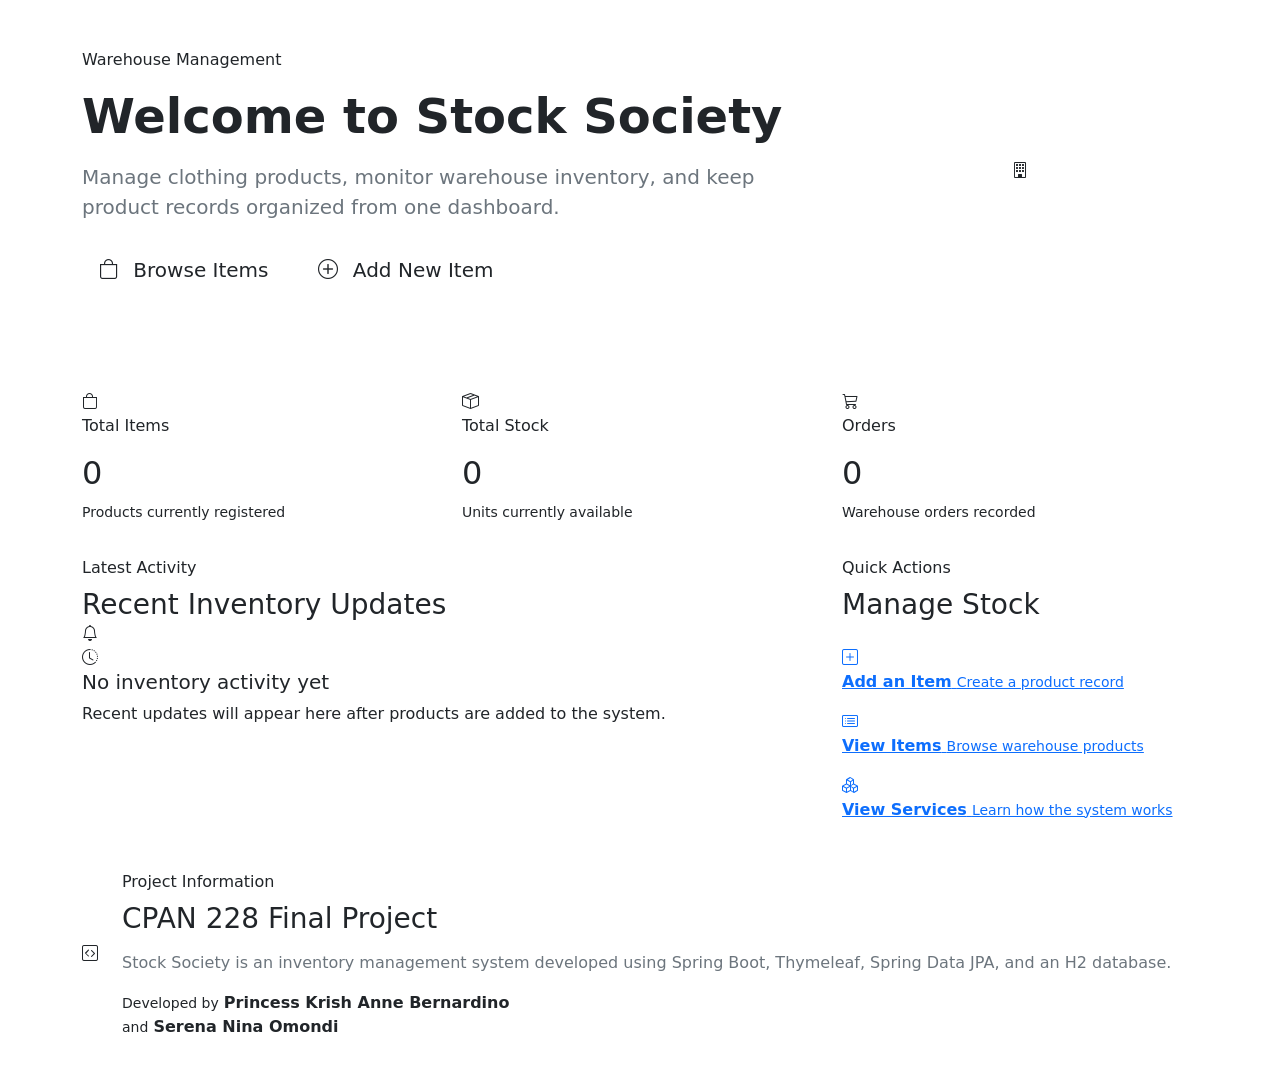
<file: src/main/resources/templates/index.html>
<!DOCTYPE html>
<html lang="en"
      xmlns:th="http://www.thymeleaf.org">

<head>
    <meta charset="UTF-8">

    <meta name="viewport"
          content="width=device-width, initial-scale=1">

    <title>Stock Society | Dashboard</title>

    <link
        href="https://cdn.jsdelivr.net/npm/bootstrap@5.3.3/dist/css/bootstrap.min.css"
        rel="stylesheet">

    <link
        href="https://cdn.jsdelivr.net/npm/bootstrap-icons@1.11.3/font/bootstrap-icons.css"
        rel="stylesheet">

    <link th:href="@{/css/styles.css}"
          rel="stylesheet">
</head>

<body class="d-flex flex-column min-vh-100">

<header th:replace="~{fragments/layout :: topbar}"></header>

<main class="flex-grow-1">

    <section class="dashboard-hero">
        <div class="container py-5">

            <div class="row align-items-center g-4">

                <div class="col-lg-8">

                    <span class="section-label">
                        Warehouse Management
                    </span>

                    <h1 class="display-5 fw-bold mt-3">
                        Welcome to Stock Society
                    </h1>

                    <p class="lead text-secondary mt-3 mb-4">
                        Manage clothing products, monitor warehouse inventory,
                        and keep product records organized from one dashboard.
                    </p>

                    <div class="d-flex flex-wrap gap-3">

                        <a th:href="@{/items}"
                           class="btn btn-stock btn-lg">
                            <i class="bi bi-bag me-2"></i>
                            Browse Items
                        </a>

                        <a th:href="@{/items/new}"
                           class="btn btn-outline-stock btn-lg">
                            <i class="bi bi-plus-circle me-2"></i>
                            Add New Item
                        </a>

                    </div>
                </div>

                <div class="col-lg-4 text-center">

                    <div class="hero-illustration">
                        <i class="bi bi-building"></i>
                    </div>

                </div>
            </div>
        </div>
    </section>


    <section class="container py-5">

        <div class="row g-4">

            <div class="col-md-4">

                <article class="stat-card">

                    <div class="stat-icon stat-icon-blue">
                        <i class="bi bi-bag"></i>
                    </div>

                    <div>
                        <p class="stat-label">Total Items</p>

                        <h2 th:text="${totalItems}">
                            0
                        </h2>

                        <small>
                            Products currently registered
                        </small>
                    </div>

                </article>
            </div>


            <div class="col-md-4">

                <article class="stat-card">

                    <div class="stat-icon stat-icon-green">
                        <i class="bi bi-box-seam"></i>
                    </div>

                    <div>
                        <p class="stat-label">Total Stock</p>

                        <h2 th:text="${totalStock}">
                            0
                        </h2>

                        <small>
                            Units currently available
                        </small>
                    </div>

                </article>
            </div>


            <div class="col-md-4">

                <article class="stat-card">

                    <div class="stat-icon stat-icon-gold">
                        <i class="bi bi-cart3"></i>
                    </div>

                    <div>
                        <p class="stat-label">Orders</p>

                        <h2 th:text="${totalOrders}">
                            0
                        </h2>

                        <small>
                            Warehouse orders recorded
                        </small>
                    </div>

                </article>
            </div>

        </div>


        <div class="row g-4 mt-2">

            <div class="col-lg-8">

                <article class="content-card h-100">

                    <div class="card-heading">

                        <div>
                            <span class="section-label">
                                Latest Activity
                            </span>

                            <h3 class="mt-2 mb-0">
                                Recent Inventory Updates
                            </h3>
                        </div>

                        <i class="bi bi-bell activity-heading-icon"></i>

                    </div>


                    <div class="empty-state">

                        <i class="bi bi-clock-history"></i>

                        <h5>No inventory activity yet</h5>

                        <p>
                            Recent updates will appear here after products are
                            added to the system.
                        </p>

                    </div>

                </article>
            </div>


            <div class="col-lg-4">

                <article class="content-card h-100">

                    <span class="section-label">
                        Quick Actions
                    </span>

                    <h3 class="mt-2 mb-4">
                        Manage Stock
                    </h3>

                    <div class="d-grid gap-3">

                        <a th:href="@{/items/new}"
                           class="quick-action">

                            <i class="bi bi-plus-square"></i>

                            <div>
                                <strong>Add an Item</strong>
                                <small>Create a product record</small>
                            </div>
                        </a>

                        <a th:href="@{/items}"
                           class="quick-action">

                            <i class="bi bi-card-list"></i>

                            <div>
                                <strong>View Items</strong>
                                <small>Browse warehouse products</small>
                            </div>
                        </a>

                        <a th:href="@{/services}"
                           class="quick-action">

                            <i class="bi bi-boxes"></i>

                            <div>
                                <strong>View Services</strong>
                                <small>Learn how the system works</small>
                            </div>
                        </a>

                    </div>

                </article>
            </div>

        </div>

        <div class="row mt-5">

            <div class="col-12">

                <article class="content-card project-credit-card">

                    <div class="row align-items-center g-4">

                        <div class="col-md-auto text-center">

                            <div class="project-credit-icon">
                                <i class="bi bi-code-square"></i>
                            </div>

                        </div>

                        <div class="col-md">

                            <span class="section-label">
                                Project Information
                            </span>

                            <h3 class="mt-2 mb-3">
                                CPAN 228 Final Project
                            </h3>

                            <p class="text-secondary mb-3">
                                Stock Society is an inventory management system
                                developed using Spring Boot, Thymeleaf, Spring
                                Data JPA, and an H2 database.
                            </p>

                            <div class="project-developers">

                                <div>
                                    <small>Developed by</small>

                                    <strong>
                                        Princess Krish Anne Bernardino
                                    </strong>
                                </div>

                                <div>
                                    <small>and</small>

                                    <strong>
                                        Serena Nina Omondi
                                    </strong>
                                </div>

                            </div>

                        </div>

                    </div>

                </article>

            </div>

        </div>
    </section>

</main>

<footer th:replace="~{fragments/layout :: footer}"></footer>

<div th:replace="~{fragments/layout :: scripts}"></div>

</body>
</html>
</file>
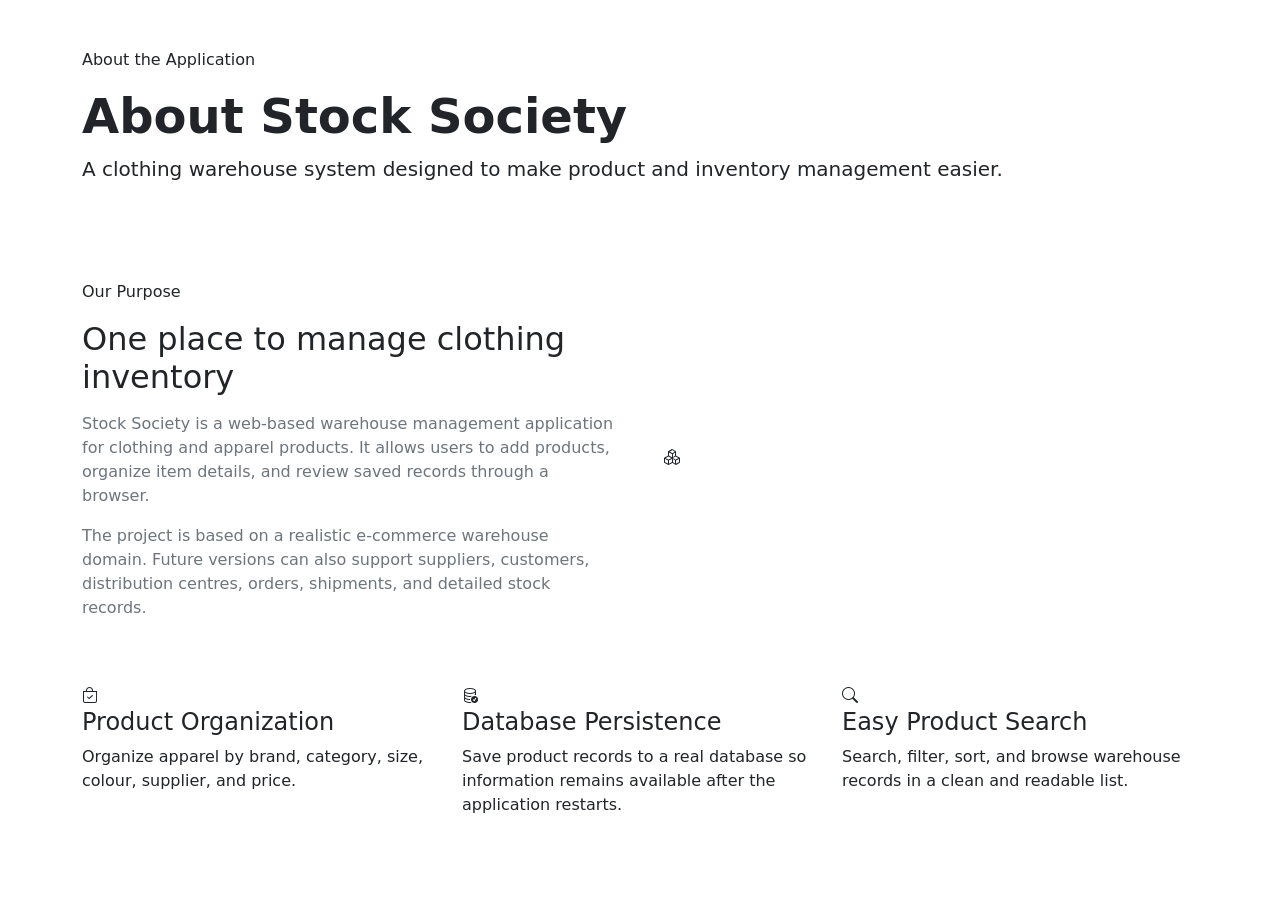
<file: src/main/resources/templates/about.html>
<!DOCTYPE html>
<html lang="en"
      xmlns:th="http://www.thymeleaf.org">

<head>
    <meta charset="UTF-8">

    <meta name="viewport"
          content="width=device-width, initial-scale=1">

    <title>Stock Society | About</title>

    <link
        href="https://cdn.jsdelivr.net/npm/bootstrap@5.3.3/dist/css/bootstrap.min.css"
        rel="stylesheet">

    <link
        href="https://cdn.jsdelivr.net/npm/bootstrap-icons@1.11.3/font/bootstrap-icons.css"
        rel="stylesheet">

    <link th:href="@{/css/styles.css}"
          rel="stylesheet">
</head>

<body class="d-flex flex-column min-vh-100">

<header th:replace="~{fragments/layout :: topbar}"></header>

<main class="flex-grow-1">

    <section class="page-banner">
        <div class="container py-5">

            <span class="section-label section-label-light">
                About the Application
            </span>

            <h1 class="display-5 fw-bold mt-3">
                About Stock Society
            </h1>

            <p class="lead mb-0">
                A clothing warehouse system designed to make product and
                inventory management easier.
            </p>

        </div>
    </section>


    <section class="container py-5">

        <div class="row g-5 align-items-center">

            <div class="col-lg-6">

                <span class="section-label">
                    Our Purpose
                </span>

                <h2 class="mt-3">
                    One place to manage clothing inventory
                </h2>

                <p class="text-secondary mt-3">
                    Stock Society is a web-based warehouse management
                    application for clothing and apparel products. It allows
                    users to add products, organize item details, and review
                    saved records through a browser.
                </p>

                <p class="text-secondary">
                    The project is based on a realistic e-commerce warehouse
                    domain. Future versions can also support suppliers,
                    customers, distribution centres, orders, shipments, and
                    detailed stock records.
                </p>

            </div>

            <div class="col-lg-6">

                <div class="about-visual">
                    <i class="bi bi-boxes"></i>
                </div>

            </div>

        </div>


        <div class="row g-4 mt-4">

            <div class="col-md-4">

                <article class="feature-card">

                    <i class="bi bi-bag-check"></i>

                    <h4>Product Organization</h4>

                    <p>
                        Organize apparel by brand, category, size, colour,
                        supplier, and price.
                    </p>

                </article>

            </div>


            <div class="col-md-4">

                <article class="feature-card">

                    <i class="bi bi-database-check"></i>

                    <h4>Database Persistence</h4>

                    <p>
                        Save product records to a real database so information
                        remains available after the application restarts.
                    </p>

                </article>

            </div>


            <div class="col-md-4">

                <article class="feature-card">

                    <i class="bi bi-search"></i>

                    <h4>Easy Product Search</h4>

                    <p>
                        Search, filter, sort, and browse warehouse records in
                        a clean and readable list.
                    </p>

                </article>

            </div>

        </div>

    </section>

</main>

<footer th:replace="~{fragments/layout :: footer}"></footer>

<div th:replace="~{fragments/layout :: scripts}"></div>

</body>
</html>
</file>
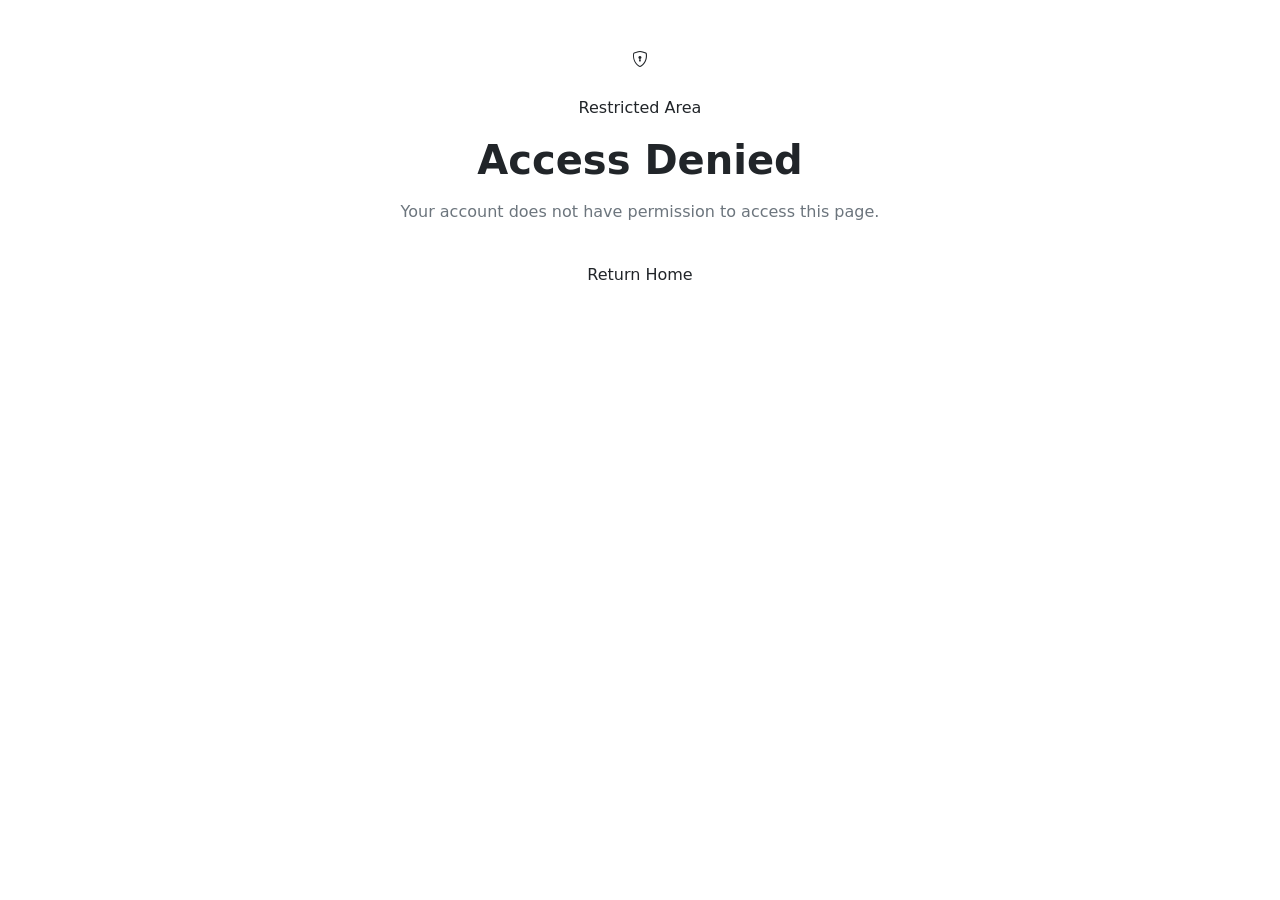
<file: src/main/resources/templates/access-denied.html>
<!DOCTYPE html>
<html lang="en"
      xmlns:th="http://www.thymeleaf.org">

<head>
    <meta charset="UTF-8">

    <meta name="viewport"
          content="width=device-width, initial-scale=1">

    <title>Stock Society | Access Denied</title>

    <link
        href="https://cdn.jsdelivr.net/npm/bootstrap@5.3.3/dist/css/bootstrap.min.css"
        rel="stylesheet">

    <link
        href="https://cdn.jsdelivr.net/npm/bootstrap-icons@1.11.3/font/bootstrap-icons.css"
        rel="stylesheet">

    <link th:href="@{/css/styles.css}"
          rel="stylesheet">
</head>

<body>

<header th:replace="~{fragments/layout :: topbar}"></header>

<main class="container py-5">

    <section class="content-card text-center">

        <div class="login-logo mb-4">
            <i class="bi bi-shield-lock"></i>
        </div>

        <p class="section-label">
            Restricted Area
        </p>

        <h1 class="fw-bold">
            Access Denied
        </h1>

        <p class="text-secondary mt-3">
            Your account does not have permission to access this page.
        </p>

        <a th:href="@{/}"
           class="btn btn-stock mt-3">
            Return Home
        </a>

    </section>

</main>

<footer th:replace="~{fragments/layout :: footer}"></footer>

<div th:replace="~{fragments/layout :: scripts}"></div>

</body>
</html>
</file>
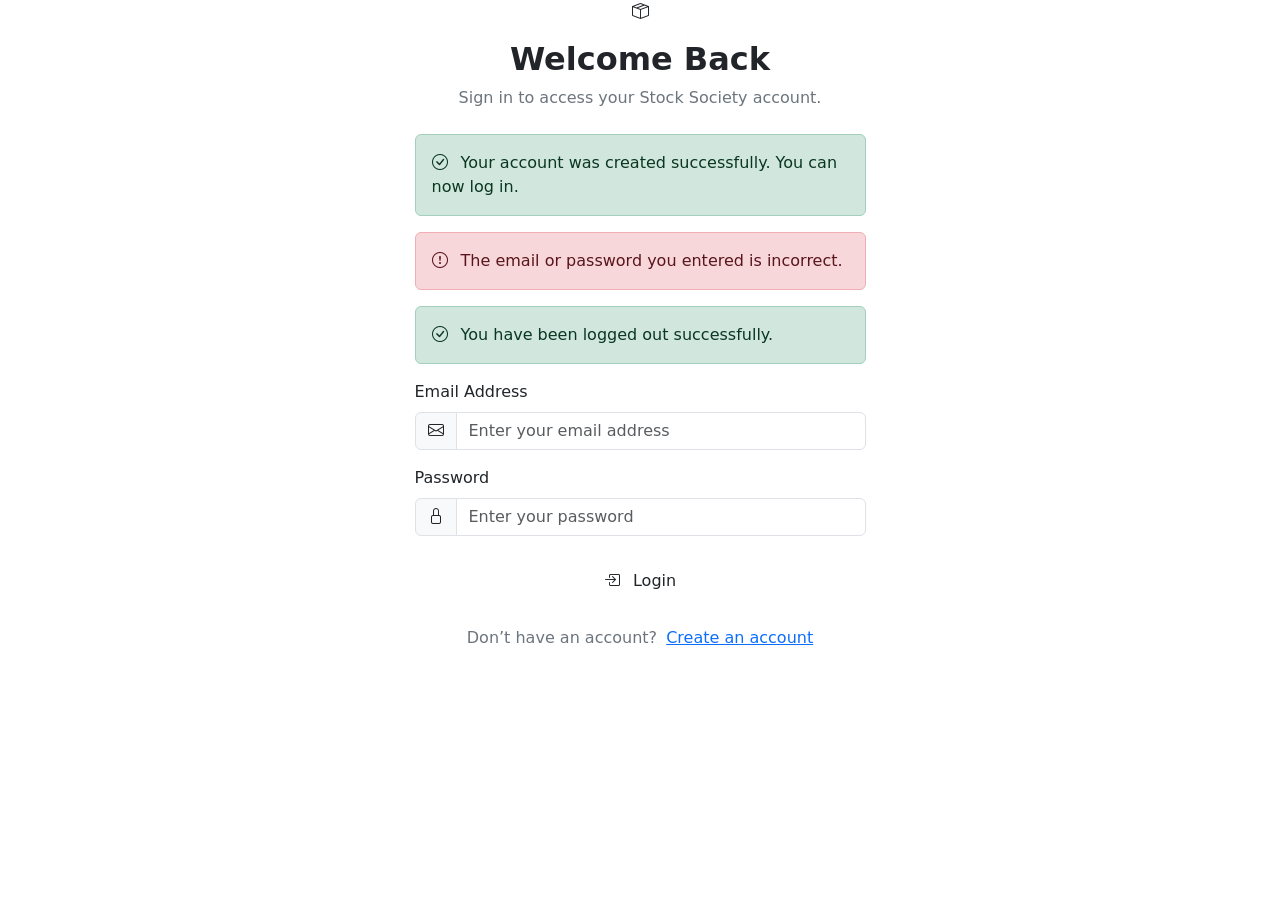
<file: src/main/resources/templates/login.html>
<!DOCTYPE html>
<html lang="en"
      xmlns:th="http://www.thymeleaf.org">

<head>
    <meta charset="UTF-8">

    <meta name="viewport"
          content="width=device-width, initial-scale=1">

    <title>Stock Society | Login</title>

    <link
        href="https://cdn.jsdelivr.net/npm/bootstrap@5.3.3/dist/css/bootstrap.min.css"
        rel="stylesheet">

    <link
        href="https://cdn.jsdelivr.net/npm/bootstrap-icons@1.11.3/font/bootstrap-icons.css"
        rel="stylesheet">

    <link th:href="@{/css/styles.css}"
          rel="stylesheet">
</head>

<body class="login-body">

<header th:replace="~{fragments/layout :: topbar}"></header>

<main class="login-main">

    <div class="container">

        <div class="row justify-content-center">

            <div class="col-md-8 col-lg-5">

                <section class="login-card">

                    <div class="text-center mb-4">

                        <div class="login-logo">
                            <i class="bi bi-box-seam"></i>
                        </div>

                        <h1 class="h2 fw-bold mt-3">
                            Welcome Back
                        </h1>

                        <p class="text-secondary">
                            Sign in to access your Stock Society account.
                        </p>

                    </div>

                    <div class="alert alert-success"
                         th:if="${param.registered}">

                        <i class="bi bi-check-circle me-2"></i>

                        Your account was created successfully.
                        You can now log in.

                    </div>

                    <div class="alert alert-danger"
                         th:if="${param.error}">

                        <i class="bi bi-exclamation-circle me-2"></i>

                        The email or password you entered is incorrect.

                    </div>

                    <div class="alert alert-success"
                         th:if="${param.logout}">

                        <i class="bi bi-check-circle me-2"></i>

                        You have been logged out successfully.

                    </div>

                    <form th:action="@{/login}"
                          method="post">

                        <div class="mb-3">

                            <label for="email"
                                   class="form-label">
                                Email Address
                            </label>

                            <div class="input-group">

                                <span class="input-group-text">
                                    <i class="bi bi-envelope"></i>
                                </span>

                                <input
                                    type="email"
                                    class="form-control"
                                    id="email"
                                    name="email"
                                    placeholder="Enter your email address"
                                    autocomplete="email"
                                    required>

                            </div>

                        </div>

                        <div class="mb-3">

                            <label for="password"
                                   class="form-label">
                                Password
                            </label>

                            <div class="input-group">

                                <span class="input-group-text">
                                    <i class="bi bi-lock"></i>
                                </span>

                                <input
                                    type="password"
                                    class="form-control"
                                    id="password"
                                    name="password"
                                    placeholder="Enter your password"
                                    autocomplete="current-password"
                                    required>

                            </div>

                        </div>

                        <button
                            type="submit"
                            class="btn btn-stock w-100 py-2 mt-2">

                            <i class="bi bi-box-arrow-in-right me-2"></i>
                            Login

                        </button>

                        <div class="text-center mt-4">

                            <span class="text-secondary">
                                Don’t have an account?
                            </span>

                            <a th:href="@{/register}"
                               class="stock-link ms-1">
                                Create an account
                            </a>

                        </div>

                    </form>

                </section>

            </div>

        </div>

    </div>

</main>

<footer th:replace="~{fragments/layout :: footer}"></footer>

<div th:replace="~{fragments/layout :: scripts}"></div>

</body>

</html>
</file>
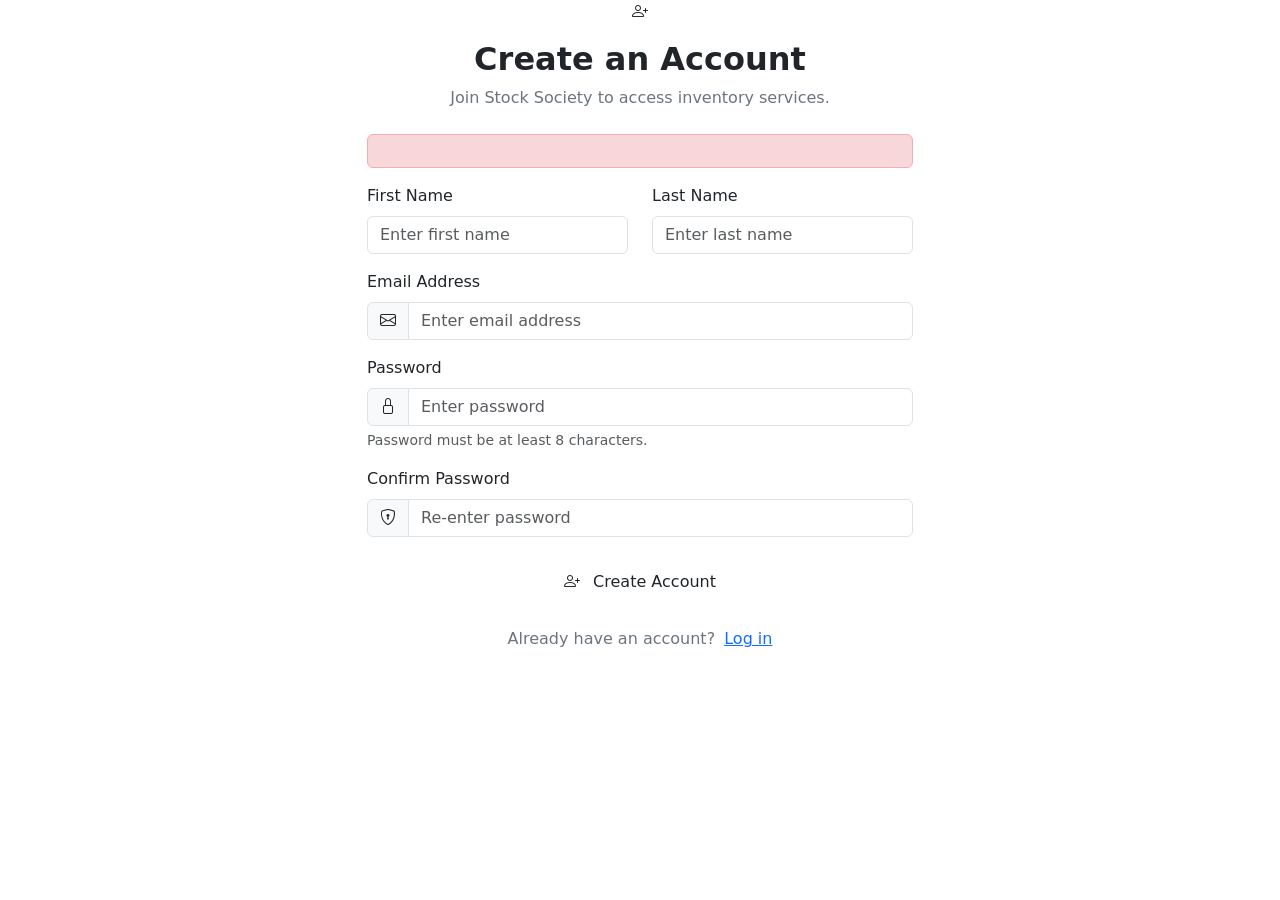
<file: src/main/resources/templates/register.html>
<!DOCTYPE html>
<html lang="en"
      xmlns:th="http://www.thymeleaf.org">

<head>
    <meta charset="UTF-8">

    <meta name="viewport"
          content="width=device-width, initial-scale=1">

    <title>Stock Society | Register</title>

    <link
        href="https://cdn.jsdelivr.net/npm/bootstrap@5.3.3/dist/css/bootstrap.min.css"
        rel="stylesheet">

    <link
        href="https://cdn.jsdelivr.net/npm/bootstrap-icons@1.11.3/font/bootstrap-icons.css"
        rel="stylesheet">

    <link th:href="@{/css/styles.css}"
          rel="stylesheet">
</head>

<body class="login-body">

<header th:replace="~{fragments/layout :: topbar}"></header>

<main class="login-main">

    <div class="container">

        <div class="row justify-content-center">

            <div class="col-md-9 col-lg-6">

                <section class="login-card">

                    <div class="text-center mb-4">

                        <div class="login-logo">
                            <i class="bi bi-person-plus"></i>
                        </div>

                        <h1 class="h2 fw-bold mt-3">
                            Create an Account
                        </h1>

                        <p class="text-secondary">
                            Join Stock Society to access inventory services.
                        </p>

                    </div>

                    <div class="alert alert-danger"
                         th:if="${registrationError}"
                         th:text="${registrationError}">
                    </div>

                    <form th:action="@{/register}"
                          th:object="${registrationForm}"
                          method="post">

                        <div class="row">

                            <div class="col-md-6 mb-3">

                                <label for="firstName"
                                       class="form-label">
                                    First Name
                                </label>

                                <input type="text"
                                       class="form-control"
                                       id="firstName"
                                       th:field="*{firstName}"
                                       placeholder="Enter first name">

                                <div class="field-error"
                                     th:if="${#fields.hasErrors('firstName')}"
                                     th:errors="*{firstName}">
                                </div>

                            </div>

                            <div class="col-md-6 mb-3">

                                <label for="lastName"
                                       class="form-label">
                                    Last Name
                                </label>

                                <input type="text"
                                       class="form-control"
                                       id="lastName"
                                       th:field="*{lastName}"
                                       placeholder="Enter last name">

                                <div class="field-error"
                                     th:if="${#fields.hasErrors('lastName')}"
                                     th:errors="*{lastName}">
                                </div>

                            </div>

                        </div>

                        <div class="mb-3">

                            <label for="email"
                                   class="form-label">
                                Email Address
                            </label>

                            <div class="input-group">

                                <span class="input-group-text">
                                    <i class="bi bi-envelope"></i>
                                </span>

                                <input type="email"
                                       class="form-control"
                                       id="email"
                                       th:field="*{email}"
                                       placeholder="Enter email address">

                            </div>

                            <div class="field-error"
                                 th:if="${#fields.hasErrors('email')}"
                                 th:errors="*{email}">
                            </div>

                        </div>

                        <div class="mb-3">

                            <label for="password"
                                   class="form-label">
                                Password
                            </label>

                            <div class="input-group">

                                <span class="input-group-text">
                                    <i class="bi bi-lock"></i>
                                </span>

                                <input type="password"
                                       class="form-control"
                                       id="password"
                                       th:field="*{password}"
                                       placeholder="Enter password">

                            </div>

                            <div class="form-text">
                                Password must be at least 8 characters.
                            </div>

                            <div class="field-error"
                                 th:if="${#fields.hasErrors('password')}"
                                 th:errors="*{password}">
                            </div>

                        </div>

                        <div class="mb-4">

                            <label for="confirmPassword"
                                   class="form-label">
                                Confirm Password
                            </label>

                            <div class="input-group">

                                <span class="input-group-text">
                                    <i class="bi bi-shield-lock"></i>
                                </span>

                                <input type="password"
                                       class="form-control"
                                       id="confirmPassword"
                                       th:field="*{confirmPassword}"
                                       placeholder="Re-enter password">

                            </div>

                            <div class="field-error"
                                 th:if="${#fields.hasErrors('confirmPassword')}"
                                 th:errors="*{confirmPassword}">
                            </div>

                        </div>

                        <button type="submit"
                                class="btn btn-stock w-100 py-2">

                            <i class="bi bi-person-plus me-2"></i>
                            Create Account
                        </button>

                        <div class="text-center mt-4">

                            <span class="text-secondary">
                                Already have an account?
                            </span>

                            <a th:href="@{/login}"
                               class="stock-link ms-1">
                                Log in
                            </a>

                        </div>

                    </form>

                </section>

            </div>

        </div>

    </div>

</main>

<div th:replace="~{fragments/layout :: scripts}"></div>

</body>
</html>
</file>
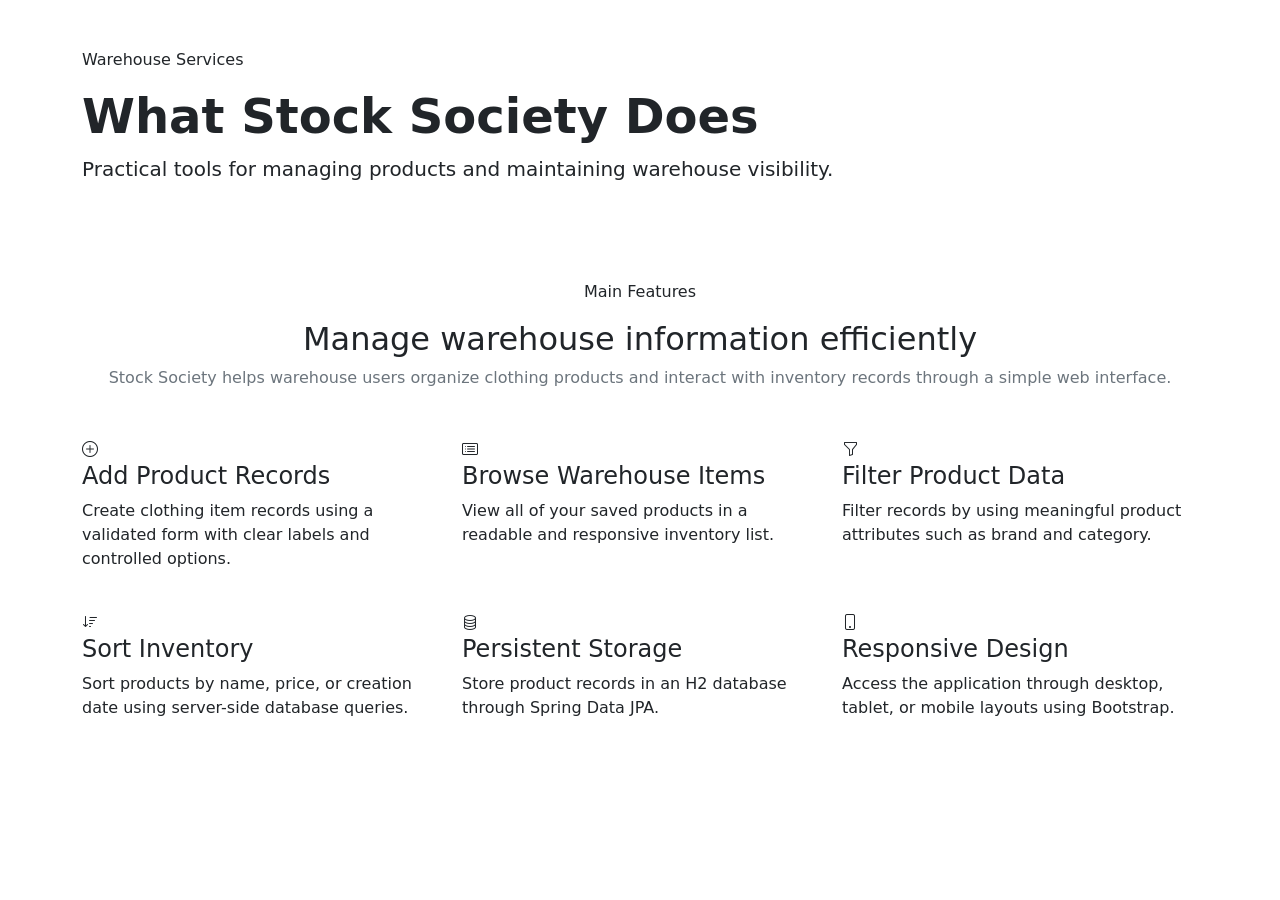
<file: src/main/resources/templates/services.html>
<!DOCTYPE html>
<html lang="en"
      xmlns:th="http://www.thymeleaf.org">

<head>
    <meta charset="UTF-8">

    <meta name="viewport"
          content="width=device-width, initial-scale=1">

    <title>Stock Society | Services</title>

    <link
        href="https://cdn.jsdelivr.net/npm/bootstrap@5.3.3/dist/css/bootstrap.min.css"
        rel="stylesheet">

    <link
        href="https://cdn.jsdelivr.net/npm/bootstrap-icons@1.11.3/font/bootstrap-icons.css"
        rel="stylesheet">

    <link th:href="@{/css/styles.css}"
          rel="stylesheet">
</head>

<body class="d-flex flex-column min-vh-100">

<header th:replace="~{fragments/layout :: topbar}"></header>

<main class="flex-grow-1">

    <section class="page-banner">
        <div class="container py-5">

            <span class="section-label section-label-light">
                Warehouse Services
            </span>

            <h1 class="display-5 fw-bold mt-3">
                What Stock Society Does
            </h1>

            <p class="lead mb-0">
                Practical tools for managing products and maintaining
                warehouse visibility.
            </p>

        </div>
    </section>


    <section class="container py-5">

        <div class="text-center mb-5">

            <span class="section-label">
                Main Features
            </span>

            <h2 class="mt-3">
                Manage warehouse information efficiently
            </h2>

            <p class="text-secondary mx-auto services-intro">
                Stock Society helps warehouse users organize clothing
                products and interact with inventory records through a
                simple web interface.
            </p>

        </div>


        <div class="row g-4">

            <div class="col-md-6 col-lg-4">

                <article class="service-card">

                    <div class="service-icon">
                        <i class="bi bi-plus-circle"></i>
                    </div>

                    <h4>Add Product Records</h4>

                    <p>
                        Create clothing item records using a validated form
                        with clear labels and controlled options.
                    </p>

                </article>

            </div>


            <div class="col-md-6 col-lg-4">

                <article class="service-card">

                    <div class="service-icon">
                        <i class="bi bi-card-list"></i>
                    </div>

                    <h4>Browse Warehouse Items</h4>

                    <p>
                        View all of your saved products in a readable and responsive
                        inventory list.
                    </p>

                </article>

            </div>


            <div class="col-md-6 col-lg-4">

                <article class="service-card">

                    <div class="service-icon">
                        <i class="bi bi-funnel"></i>
                    </div>

                    <h4>Filter Product Data</h4>

                    <p>
                        Filter records by using meaningful product attributes such
                        as brand and category.
                    </p>

                </article>

            </div>


            <div class="col-md-6 col-lg-4">

                <article class="service-card">

                    <div class="service-icon">
                        <i class="bi bi-sort-down"></i>
                    </div>

                    <h4>Sort Inventory</h4>

                    <p>
                        Sort products by name, price, or creation date using
                        server-side database queries.
                    </p>

                </article>

            </div>


            <div class="col-md-6 col-lg-4">

                <article class="service-card">

                    <div class="service-icon">
                        <i class="bi bi-database"></i>
                    </div>

                    <h4>Persistent Storage</h4>

                    <p>
                        Store product records in an H2 database through Spring
                        Data JPA.
                    </p>

                </article>

            </div>


            <div class="col-md-6 col-lg-4">

                <article class="service-card">

                    <div class="service-icon">
                        <i class="bi bi-phone"></i>
                    </div>

                    <h4>Responsive Design</h4>

                    <p>
                        Access the application through desktop, tablet, or
                        mobile layouts using Bootstrap.
                    </p>

                </article>

            </div>

        </div>

    </section>

</main>

<footer th:replace="~{fragments/layout :: footer}"></footer>

<div th:replace="~{fragments/layout :: scripts}"></div>

</body>
</html>
</file>
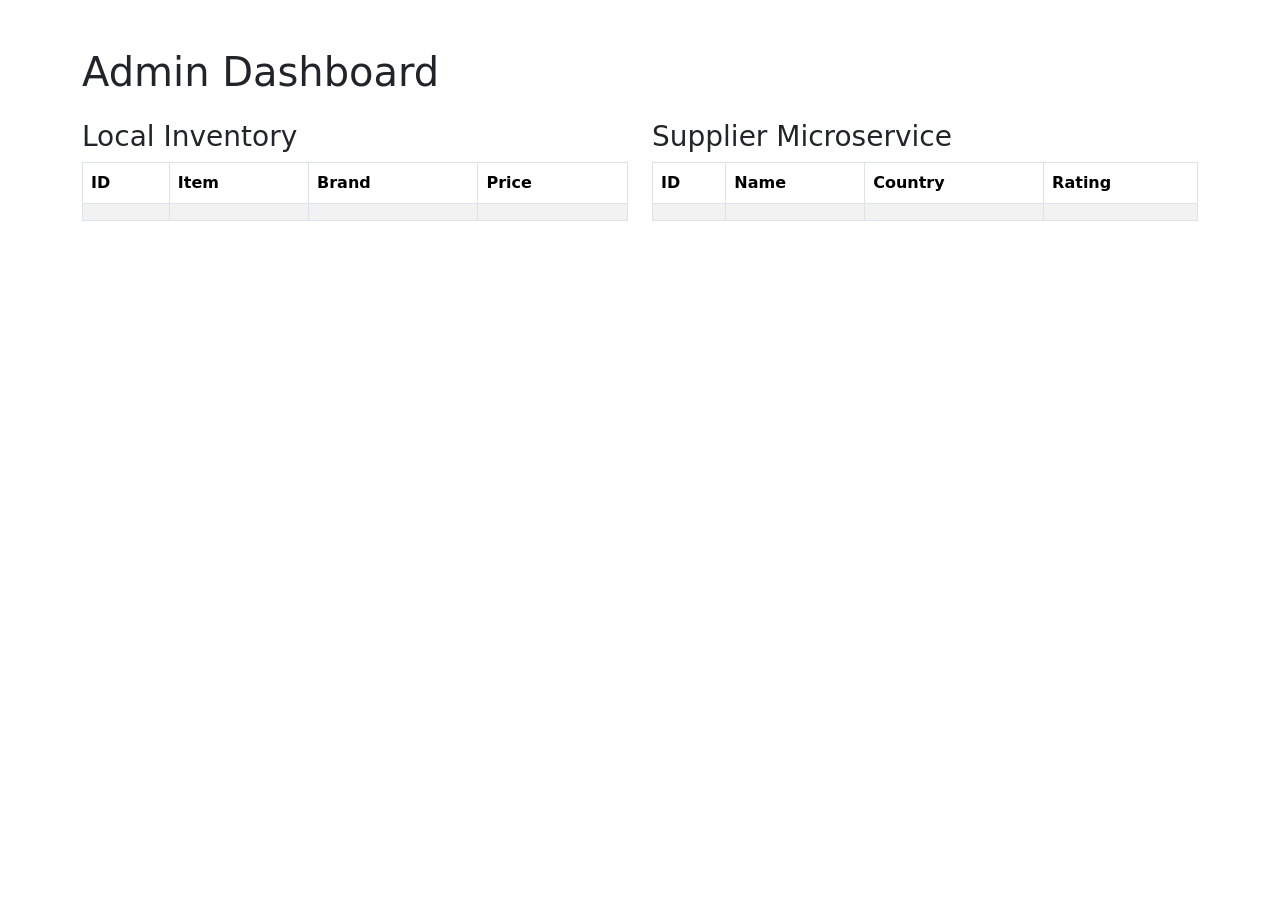
<file: src/main/resources/templates/admin/dashboard.html>
<!DOCTYPE html>
<html xmlns:th="http://www.thymeleaf.org">
<head>
    <title>Admin Dashboard</title>

    <link href="https://cdn.jsdelivr.net/npm/bootstrap@5.3.3/dist/css/bootstrap.min.css"
          rel="stylesheet">

</head>

<body>

<div class="container mt-5">

    <h1 class="mb-4">Admin Dashboard</h1>

    <div class="row">

        <div class="col-md-6">

            <h3>Local Inventory</h3>

            <table class="table table-bordered table-striped">

                <thead>
                <tr>
                    <th>ID</th>
                    <th>Item</th>
                    <th>Brand</th>
                    <th>Price</th>
                </tr>
                </thead>

                <tbody>

                <tr th:each="item : ${items}">
                    <td th:text="${item.id}"></td>
                    <td th:text="${item.name}"></td>
                    <td th:text="${item.brand}"></td>
                    <td th:text="${item.price}"></td>
                </tr>

                </tbody>

            </table>

        </div>

        <div class="col-md-6">

            <h3>Supplier Microservice</h3>

            <table class="table table-bordered table-striped">

                <thead>
                <tr>
                    <th>ID</th>
                    <th>Name</th>
                    <th>Country</th>
                    <th>Rating</th>
                </tr>
                </thead>

                <tbody>

                <tr th:each="supplier : ${suppliers}">
                    <td th:text="${supplier.id}"></td>
                    <td th:text="${supplier.name}"></td>
                    <td th:text="${supplier.country}"></td>
                    <td th:text="${supplier.rating}"></td>
                </tr>

                </tbody>

            </table>

        </div>

    </div>

</div>

</body>
</html>
</file>
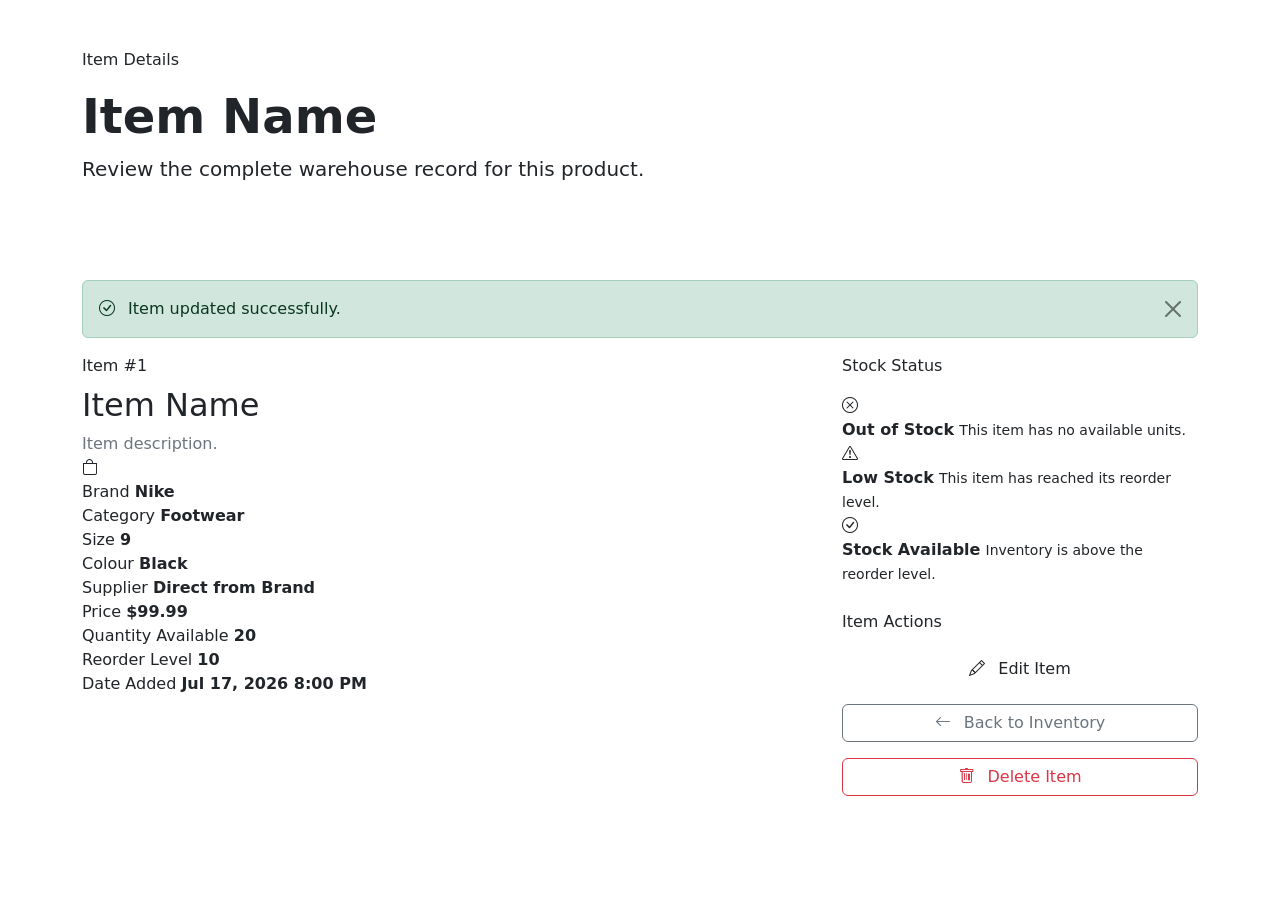
<file: src/main/resources/templates/items/details.html>
<!DOCTYPE html>
<html lang="en"
      xmlns:th="http://www.thymeleaf.org">

<head>
    <meta charset="UTF-8">

    <meta name="viewport"
          content="width=device-width, initial-scale=1">

    <title th:text="'Stock Society | ' + ${item.itemName}">
        Stock Society | Item Details
    </title>

    <link
        href="https://cdn.jsdelivr.net/npm/bootstrap@5.3.3/dist/css/bootstrap.min.css"
        rel="stylesheet">

    <link
        href="https://cdn.jsdelivr.net/npm/bootstrap-icons@1.11.3/font/bootstrap-icons.css"
        rel="stylesheet">

    <link
        th:href="@{/css/styles.css}"
        rel="stylesheet">
</head>

<body class="d-flex flex-column min-vh-100">

<header th:replace="~{fragments/layout :: topbar}"></header>

<main class="flex-grow-1">

    <section class="page-banner">
        <div class="container py-5">

            <span class="section-label section-label-light">
                Item Details
            </span>

            <h1
                class="display-5 fw-bold mt-3"
                th:text="${item.itemName}">

                Item Name
            </h1>

            <p class="lead mb-0">
                Review the complete warehouse record for this product.
            </p>

        </div>
    </section>


    <section class="container py-5">

        <div
            th:if="${successMessage}"
            class="alert alert-success alert-dismissible fade show"
            role="alert">

            <i class="bi bi-check-circle me-2"></i>

            <span th:text="${successMessage}">
                Item updated successfully.
            </span>

            <button
                type="button"
                class="btn-close"
                data-bs-dismiss="alert"
                aria-label="Close">
            </button>

        </div>


        <div class="row g-4">

            <div class="col-lg-8">

                <article class="item-details-card">

                    <div class="item-details-heading">

                        <div>
                            <span
                                class="detail-id"
                                th:text="'Item #' + ${item.itemId}">

                                Item #1
                            </span>

                            <h2
                                class="mt-2 mb-2"
                                th:text="${item.itemName}">

                                Item Name
                            </h2>

                            <p
                                class="text-secondary mb-0"
                                th:text="${item.description}">

                                Item description.
                            </p>
                        </div>

                        <div class="details-icon">
                            <i class="bi bi-bag"></i>
                        </div>

                    </div>


                    <div class="details-grid">

                        <div class="detail-entry">
                            <span>Brand</span>

                            <strong th:text="${item.brand.displayName}">
                                Nike
                            </strong>
                        </div>

                        <div class="detail-entry">
                            <span>Category</span>

                            <strong th:text="${item.category.displayName}">
                                Footwear
                            </strong>
                        </div>

                        <div class="detail-entry">
                            <span>Size</span>

                            <strong th:text="${item.size.displayName}">
                                9
                            </strong>
                        </div>

                        <div class="detail-entry">
                            <span>Colour</span>

                            <strong th:text="${item.color}">
                                Black
                            </strong>
                        </div>

                        <div class="detail-entry">
                            <span>Supplier</span>

                            <strong th:text="${item.supplier.displayName}">
                                Direct from Brand
                            </strong>
                        </div>

                        <div class="detail-entry">
                            <span>Price</span>

                            <strong
                                th:text="${'$' + #numbers.formatDecimal(item.price, 1, 2)}">

                                $99.99
                            </strong>
                        </div>

                        <div class="detail-entry">
                            <span>Quantity Available</span>

                            <strong th:text="${item.quantityAvailable}">
                                20
                            </strong>
                        </div>

                        <div class="detail-entry">
                            <span>Reorder Level</span>

                            <strong th:text="${item.reorderLevel}">
                                10
                            </strong>
                        </div>

                        <div class="detail-entry">
                            <span>Date Added</span>

                            <strong
                                th:text="${#temporals.format(
                                    item.createdAt,
                                    'MMM d, yyyy h:mm a'
                                )}">

                                Jul 17, 2026 8:00 PM
                            </strong>
                        </div>

                    </div>

                </article>

            </div>


            <div class="col-lg-4">

                <article class="content-card mb-4">

                    <span class="section-label">
                        Stock Status
                    </span>

                    <div class="mt-3">

                        <div
                            th:if="${item.quantityAvailable == 0}"
                            class="status-panel status-panel-out">

                            <i class="bi bi-x-circle"></i>

                            <div>
                                <strong>Out of Stock</strong>

                                <small>
                                    This item has no available units.
                                </small>
                            </div>

                        </div>


                        <div
                            th:if="${item.quantityAvailable > 0
                                and item.quantityAvailable <= item.reorderLevel}"
                            class="status-panel status-panel-low">

                            <i class="bi bi-exclamation-triangle"></i>

                            <div>
                                <strong>Low Stock</strong>

                                <small>
                                    This item has reached its reorder level.
                                </small>
                            </div>

                        </div>


                        <div
                            th:if="${item.quantityAvailable > item.reorderLevel}"
                            class="status-panel status-panel-good">

                            <i class="bi bi-check-circle"></i>

                            <div>
                                <strong>Stock Available</strong>

                                <small>
                                    Inventory is above the reorder level.
                                </small>
                            </div>

                        </div>

                    </div>

                </article>


                <article class="content-card">

                    <span class="section-label">
                        Item Actions
                    </span>

                    <div class="d-grid gap-3 mt-3">

                        <a
                            th:href="@{/items/{id}/edit(id=${item.itemId})}"
                            class="btn btn-stock">

                            <i class="bi bi-pencil me-2"></i>
                            Edit Item
                        </a>

                        <a
                            th:href="@{/items}"
                            class="btn btn-outline-secondary">

                            <i class="bi bi-arrow-left me-2"></i>
                            Back to Inventory
                        </a>

                        <form
                            th:action="@{/items/{id}/delete(id=${item.itemId})}"
                            method="post"
                            onsubmit="return confirm('Are you sure you want to delete this item?');">

                            <button
                                type="submit"
                                class="btn btn-outline-danger w-100">

                                <i class="bi bi-trash me-2"></i>
                                Delete Item
                            </button>

                        </form>

                    </div>

                </article>

            </div>

        </div>

    </section>

</main>

<footer th:replace="~{fragments/layout :: footer}"></footer>

<div th:replace="~{fragments/layout :: scripts}"></div>

</body>
</html>
</file>
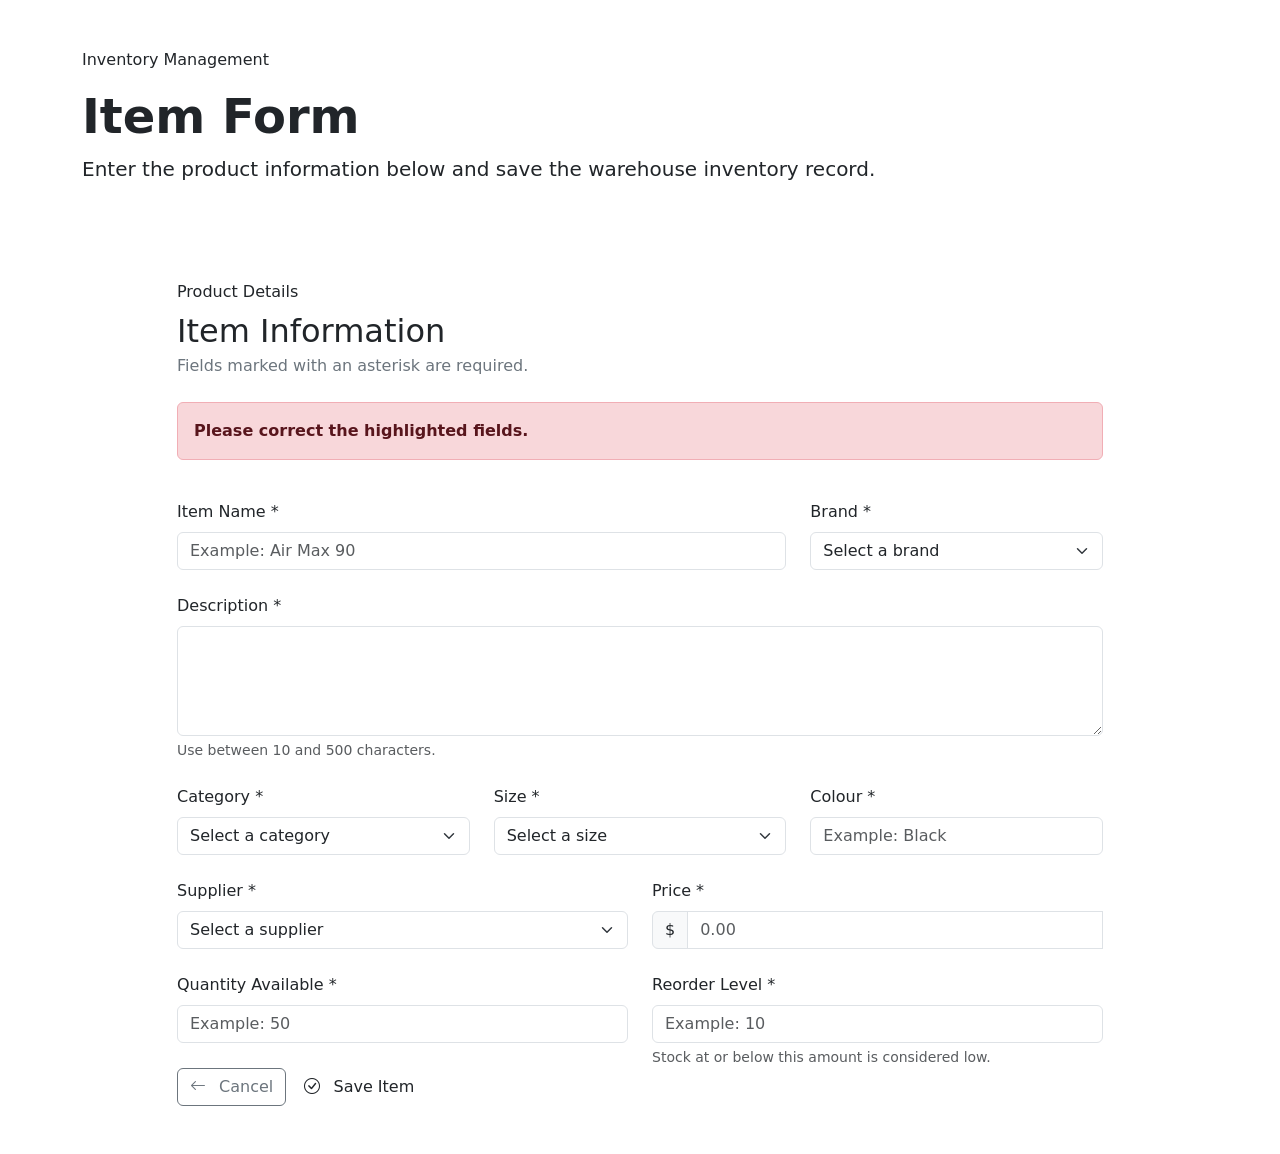
<file: src/main/resources/templates/items/form.html>
<!-- This is for both add and edit item-->
<!DOCTYPE html>
<html lang="en"
      xmlns:th="http://www.thymeleaf.org">

<head>
    <meta charset="UTF-8">

    <meta name="viewport"
          content="width=device-width, initial-scale=1">

    <title th:text="'Stock Society | ' + ${pageTitle}">
        Stock Society | Item Form
    </title>

    <link
        href="https://cdn.jsdelivr.net/npm/bootstrap@5.3.3/dist/css/bootstrap.min.css"
        rel="stylesheet">

    <link
        href="https://cdn.jsdelivr.net/npm/bootstrap-icons@1.11.3/font/bootstrap-icons.css"
        rel="stylesheet">

    <link
        th:href="@{/css/styles.css}"
        rel="stylesheet">
</head>

<body class="d-flex flex-column min-vh-100">

<header th:replace="~{fragments/layout :: topbar}"></header>

<main class="flex-grow-1">

    <section class="page-banner">
        <div class="container py-5">

            <span class="section-label section-label-light">
                Inventory Management
            </span>

            <h1
                class="display-5 fw-bold mt-3"
                th:text="${pageTitle}">

                Item Form
            </h1>

            <p class="lead mb-0">
                Enter the product information below and save the warehouse
                inventory record.
            </p>

        </div>
    </section>


    <section class="container py-5">

        <div class="row justify-content-center">

            <div class="col-xl-10">

                <form
                    th:object="${item}"
                    th:action="${item.itemId == null}
                        ? @{/items}
                        : @{/items/{id}(id=${item.itemId})}"
                    method="post"
                    class="item-form-card">

                    <input
                        type="hidden"
                        th:field="*{itemId}">


                    <div class="form-section-heading">

                        <div>
                            <span class="section-label">
                                Product Details
                            </span>

                            <h2
                                class="mt-2 mb-1"
                                th:text="${formHeading}">

                                Item Information
                            </h2>

                            <p class="text-secondary mb-0">
                                Fields marked with an asterisk are required.
                            </p>
                        </div>

                        <div class="form-heading-icon">
                            <i
                                class="bi"
                                th:classappend="${item.itemId == null}
                                    ? ' bi-bag-plus'
                                    : ' bi-pencil-square'">
                            </i>
                        </div>

                    </div>


                    <div
                        th:if="${#fields.hasAnyErrors()}"
                        class="alert alert-danger mt-4"
                        role="alert">

                        <strong>
                            Please correct the highlighted fields.
                        </strong>

                    </div>


                    <div class="row g-4 mt-1">

                        <div class="col-md-8">

                            <label
                                for="itemName"
                                class="form-label">

                                Item Name *
                            </label>

                            <input
                                type="text"
                                id="itemName"
                                th:field="*{itemName}"
                                class="form-control"
                                th:classappend="${#fields.hasErrors('itemName')}
                                    ? 'is-invalid'"
                                placeholder="Example: Air Max 90">

                            <div
                                class="invalid-feedback"
                                th:errors="*{itemName}">

                                Item name error
                            </div>

                        </div>


                        <div class="col-md-4">

                            <label
                                for="brand"
                                class="form-label">

                                Brand *
                            </label>

                            <select
                                id="brand"
                                th:field="*{brand}"
                                class="form-select"
                                th:classappend="${#fields.hasErrors('brand')}
                                    ? 'is-invalid'">

                                <option value="">
                                    Select a brand
                                </option>

                                <option
                                    th:each="brandOption : ${brands}"
                                    th:value="${brandOption}"
                                    th:text="${brandOption.displayName}">
                                </option>

                            </select>

                            <div
                                class="invalid-feedback"
                                th:errors="*{brand}">

                                Brand error
                            </div>

                        </div>


                        <div class="col-12">

                            <label
                                for="description"
                                class="form-label">

                                Description *
                            </label>

                            <textarea
                                id="description"
                                th:field="*{description}"
                                class="form-control"
                                th:classappend="${#fields.hasErrors('description')}
                                    ? 'is-invalid'"
                                rows="4"
                                placeholder="Describe the item and its main features.">
                            </textarea>

                            <div class="form-text">
                                Use between 10 and 500 characters.
                            </div>

                            <div
                                class="invalid-feedback"
                                th:errors="*{description}">

                                Description error
                            </div>

                        </div>


                        <div class="col-md-4">

                            <label
                                for="category"
                                class="form-label">

                                Category *
                            </label>

                            <select
                                id="category"
                                th:field="*{category}"
                                class="form-select"
                                th:classappend="${#fields.hasErrors('category')}
                                    ? 'is-invalid'">

                                <option value="">
                                    Select a category
                                </option>

                                <option
                                    th:each="categoryOption : ${categories}"
                                    th:value="${categoryOption}"
                                    th:text="${categoryOption.displayName}">
                                </option>

                            </select>

                            <div
                                class="invalid-feedback"
                                th:errors="*{category}">

                                Category error
                            </div>

                        </div>


                        <div class="col-md-4">

                            <label
                                for="size"
                                class="form-label">

                                Size *
                            </label>

                            <select
                                id="size"
                                th:field="*{size}"
                                class="form-select"
                                th:classappend="${#fields.hasErrors('size')}
                                    ? 'is-invalid'">

                                <option value="">
                                    Select a size
                                </option>

                                <option
                                    th:each="sizeOption : ${sizes}"
                                    th:value="${sizeOption}"
                                    th:text="${sizeOption.displayName}">
                                </option>

                            </select>

                            <div
                                class="invalid-feedback"
                                th:errors="*{size}">

                                Size error
                            </div>

                        </div>


                        <div class="col-md-4">

                            <label
                                for="color"
                                class="form-label">

                                Colour *
                            </label>

                            <input
                                type="text"
                                id="color"
                                th:field="*{color}"
                                class="form-control"
                                th:classappend="${#fields.hasErrors('color')}
                                    ? 'is-invalid'"
                                placeholder="Example: Black">

                            <div
                                class="invalid-feedback"
                                th:errors="*{color}">

                                Colour error
                            </div>

                        </div>


                        <div class="col-md-6">

                            <label
                                for="supplier"
                                class="form-label">

                                Supplier *
                            </label>

                            <select
                                id="supplier"
                                th:field="*{supplier}"
                                class="form-select"
                                th:classappend="${#fields.hasErrors('supplier')}
                                    ? 'is-invalid'">

                                <option value="">
                                    Select a supplier
                                </option>

                                <option
                                    th:each="supplierOption : ${suppliers}"
                                    th:value="${supplierOption}"
                                    th:text="${supplierOption.displayName}">
                                </option>

                            </select>

                            <div
                                class="invalid-feedback"
                                th:errors="*{supplier}">

                                Supplier error
                            </div>

                        </div>


                        <div class="col-md-6">

                            <label
                                for="price"
                                class="form-label">

                                Price *
                            </label>

                            <div class="input-group">

                                <span class="input-group-text">
                                    $
                                </span>

                                <input
                                    type="number"
                                    id="price"
                                    th:field="*{price}"
                                    class="form-control"
                                    th:classappend="${#fields.hasErrors('price')}
                                        ? 'is-invalid'"
                                    min="0.01"
                                    max="10000"
                                    step="0.01"
                                    placeholder="0.00">

                                <div
                                    class="invalid-feedback"
                                    th:errors="*{price}">

                                    Price error
                                </div>

                            </div>

                        </div>


                        <div class="col-md-6">

                            <label
                                for="quantityAvailable"
                                class="form-label">

                                Quantity Available *
                            </label>

                            <input
                                type="number"
                                id="quantityAvailable"
                                th:field="*{quantityAvailable}"
                                class="form-control"
                                th:classappend="${#fields.hasErrors('quantityAvailable')}
                                    ? 'is-invalid'"
                                min="0"
                                max="100000"
                                placeholder="Example: 50">

                            <div
                                class="invalid-feedback"
                                th:errors="*{quantityAvailable}">

                                Quantity error
                            </div>

                        </div>


                        <div class="col-md-6">

                            <label
                                for="reorderLevel"
                                class="form-label">

                                Reorder Level *
                            </label>

                            <input
                                type="number"
                                id="reorderLevel"
                                th:field="*{reorderLevel}"
                                class="form-control"
                                th:classappend="${#fields.hasErrors('reorderLevel')}
                                    ? 'is-invalid'"
                                min="0"
                                max="10000"
                                placeholder="Example: 10">

                            <div class="form-text">
                                Stock at or below this amount is considered low.
                            </div>

                            <div
                                class="invalid-feedback"
                                th:errors="*{reorderLevel}">

                                Reorder level error
                            </div>

                        </div>

                    </div>


                    <div class="form-actions">

                        <a
                            th:href="${item.itemId == null}
                                ? @{/items}
                                : @{/items/{id}(id=${item.itemId})}"
                            class="btn btn-outline-secondary">

                            <i class="bi bi-arrow-left me-2"></i>
                            Cancel
                        </a>

                        <button
                            type="submit"
                            class="btn btn-stock">

                            <i class="bi bi-check-circle me-2"></i>

                            <span th:text="${submitLabel}">
                                Save Item
                            </span>
                        </button>

                    </div>

                </form>

            </div>

        </div>

    </section>

</main>

<footer th:replace="~{fragments/layout :: footer}"></footer>

<div th:replace="~{fragments/layout :: scripts}"></div>

</body>
</html>
</file>
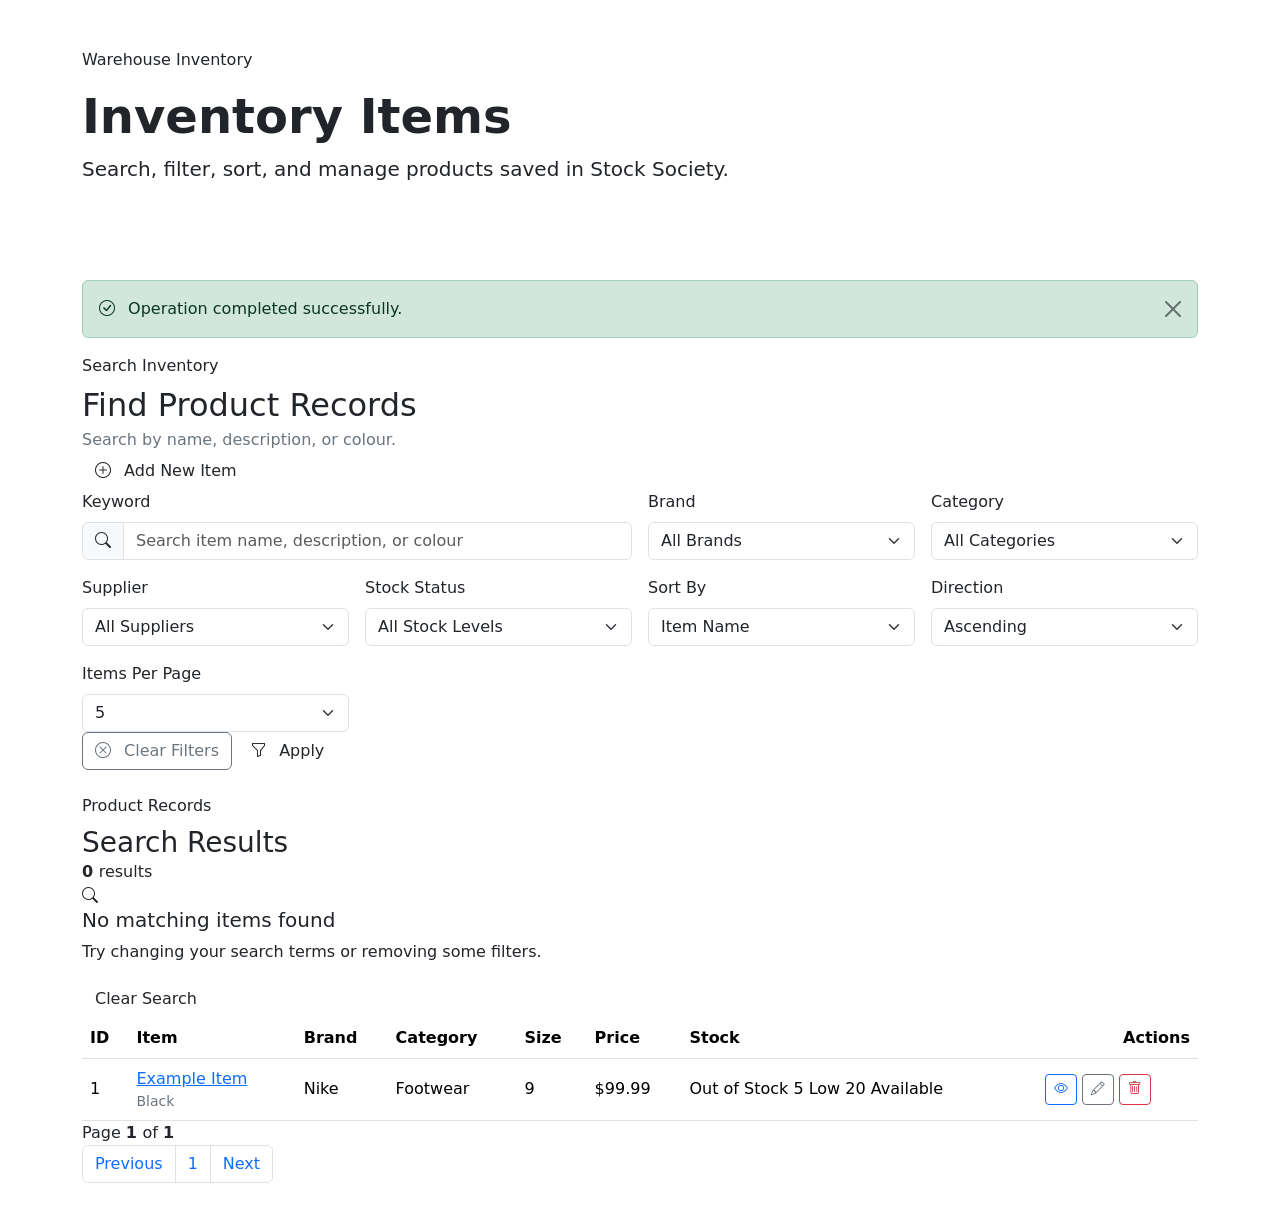
<file: src/main/resources/templates/items/list.html>
<!DOCTYPE html>
<html lang="en"
      xmlns:th="http://www.thymeleaf.org"
      xmlns:sec="http://www.thymeleaf.org/extras/spring-security">

<head>
    <meta charset="UTF-8">

    <meta name="viewport"
          content="width=device-width, initial-scale=1">

    <title>Stock Society | Inventory</title>

    <link
        href="https://cdn.jsdelivr.net/npm/bootstrap@5.3.3/dist/css/bootstrap.min.css"
        rel="stylesheet">

    <link
        href="https://cdn.jsdelivr.net/npm/bootstrap-icons@1.11.3/font/bootstrap-icons.css"
        rel="stylesheet">

    <link
        th:href="@{/css/styles.css}"
        rel="stylesheet">
</head>

<body class="d-flex flex-column min-vh-100">

<header th:replace="~{fragments/layout :: topbar}"></header>

<main class="flex-grow-1">

    <section class="page-banner">
        <div class="container py-5">

            <span class="section-label section-label-light">
                Warehouse Inventory
            </span>

            <h1 class="display-5 fw-bold mt-3">
                Inventory Items
            </h1>

            <p class="lead mb-0">
                Search, filter, sort, and manage products saved in
                Stock Society.
            </p>

        </div>
    </section>


    <section class="container py-5">

        <div
            th:if="${successMessage}"
            class="alert alert-success alert-dismissible fade show"
            role="alert">

            <i class="bi bi-check-circle me-2"></i>

            <span th:text="${successMessage}">
                Operation completed successfully.
            </span>

            <button
                type="button"
                class="btn-close"
                data-bs-dismiss="alert"
                aria-label="Close">
            </button>

        </div>


        <div class="inventory-toolbar mb-4">

            <div class="inventory-toolbar-heading">

                <div>
                    <span class="section-label">
                        Search Inventory
                    </span>

                    <h2 class="mt-2 mb-1">
                        Find Product Records
                    </h2>

                    <p class="text-secondary mb-0">
                        Search by name, description, or colour.
                    </p>
                </div>

                <a
                    th:href="@{/items/new}"
                    class="btn btn-stock">

                    <i class="bi bi-plus-circle me-2"></i>
                    Add New Item
                </a>

            </div>


            <form
                th:action="@{/items}"
                method="get"
                class="inventory-filter-form">

                <div class="row g-3">

                    <div class="col-lg-6">

                        <label
                            for="keyword"
                            class="form-label">

                            Keyword
                        </label>

                        <div class="input-group">

                            <span class="input-group-text">
                                <i class="bi bi-search"></i>
                            </span>

                            <input
                                type="text"
                                id="keyword"
                                name="keyword"
                                class="form-control"
                                th:value="${keyword}"
                                placeholder="Search item name, description, or colour">

                        </div>

                    </div>


                    <div class="col-md-6 col-lg-3">

                        <label
                            for="brand"
                            class="form-label">

                            Brand
                        </label>

                        <select
                            id="brand"
                            name="brand"
                            class="form-select">

                            <option value="">
                                All Brands
                            </option>

                            <option
                                th:each="brandOption : ${brands}"
                                th:value="${brandOption}"
                                th:text="${brandOption.displayName}"
                                th:selected="${brandOption == selectedBrand}">
                            </option>

                        </select>

                    </div>


                    <div class="col-md-6 col-lg-3">

                        <label
                            for="category"
                            class="form-label">

                            Category
                        </label>

                        <select
                            id="category"
                            name="category"
                            class="form-select">

                            <option value="">
                                All Categories
                            </option>

                            <option
                                th:each="categoryOption : ${categories}"
                                th:value="${categoryOption}"
                                th:text="${categoryOption.displayName}"
                                th:selected="${categoryOption == selectedCategory}">
                            </option>

                        </select>

                    </div>


                    <div class="col-md-6 col-lg-3">

                        <label
                            for="supplier"
                            class="form-label">

                            Supplier
                        </label>

                        <select
                            id="supplier"
                            name="supplier"
                            class="form-select">

                            <option value="">
                                All Suppliers
                            </option>

                            <option
                                th:each="supplierOption : ${suppliers}"
                                th:value="${supplierOption}"
                                th:text="${supplierOption.displayName}"
                                th:selected="${supplierOption == selectedSupplier}">
                            </option>

                        </select>

                    </div>


                    <div class="col-md-6 col-lg-3">

                        <label
                            for="stockStatus"
                            class="form-label">

                            Stock Status
                        </label>

                        <select
                            id="stockStatus"
                            name="stockStatus"
                            class="form-select">

                            <option value="">
                                All Stock Levels
                            </option>

                            <option
                                value="AVAILABLE"
                                th:selected="${stockStatus == 'AVAILABLE'}">

                                Available
                            </option>

                            <option
                                value="LOW"
                                th:selected="${stockStatus == 'LOW'}">

                                Low Stock
                            </option>

                            <option
                                value="OUT"
                                th:selected="${stockStatus == 'OUT'}">

                                Out of Stock
                            </option>

                        </select>

                    </div>


                    <div class="col-md-6 col-lg-3">

                        <label
                            for="sortBy"
                            class="form-label">

                            Sort By
                        </label>

                        <select
                            id="sortBy"
                            name="sortBy"
                            class="form-select">

                            <option
                                value="itemName"
                                th:selected="${sortBy == 'itemName'}">

                                Item Name
                            </option>

                            <option
                                value="price"
                                th:selected="${sortBy == 'price'}">

                                Price
                            </option>

                            <option
                                value="quantityAvailable"
                                th:selected="${sortBy == 'quantityAvailable'}">

                                Quantity
                            </option>

                            <option
                                value="createdAt"
                                th:selected="${sortBy == 'createdAt'}">

                                Date Added
                            </option>

                        </select>

                    </div>


                    <div class="col-md-6 col-lg-3">

                        <label
                            for="direction"
                            class="form-label">

                            Direction
                        </label>

                        <select
                            id="direction"
                            name="direction"
                            class="form-select">

                            <option
                                value="asc"
                                th:selected="${direction == 'asc'}">

                                Ascending
                            </option>

                            <option
                                value="desc"
                                th:selected="${direction == 'desc'}">

                                Descending
                            </option>

                        </select>

                    </div>


                    <div class="col-md-6 col-lg-3">

                        <label
                            for="size"
                            class="form-label">

                            Items Per Page
                        </label>

                        <select
                            id="size"
                            name="size"
                            class="form-select">

                            <option
                                value="5"
                                th:selected="${pageSize == 5}">

                                5
                            </option>

                            <option
                                value="10"
                                th:selected="${pageSize == 10}">

                                10
                            </option>

                            <option
                                value="20"
                                th:selected="${pageSize == 20}">

                                20
                            </option>

                        </select>

                    </div>

                </div>


                <div class="filter-actions">

                    <a
                        th:href="@{/items}"
                        class="btn btn-outline-secondary">

                        <i class="bi bi-x-circle me-2"></i>
                        Clear Filters
                    </a>

                    <button
                        type="submit"
                        class="btn btn-stock">

                        <i class="bi bi-funnel me-2"></i>
                        Apply
                    </button>

                </div>

            </form>

        </div>


        <div class="inventory-results-heading">

            <div>
                <span class="section-label">
                    Product Records
                </span>

                <h3 class="mt-2 mb-0">
                    Search Results
                </h3>
            </div>

            <div class="result-count">

                <strong th:text="${totalResults}">
                    0
                </strong>

                <span th:text="${totalResults == 1 ? 'result' : 'results'}">
                    results
                </span>

            </div>

        </div>


        <div class="content-card">

            <div
                th:if="${#lists.isEmpty(items.content)}"
                class="empty-state">

                <i class="bi bi-search"></i>

                <h5>No matching items found</h5>

                <p>
                    Try changing your search terms or removing some filters.
                </p>

                <a
                    th:href="@{/items}"
                    class="btn btn-stock">

                    Clear Search
                </a>

            </div>


            <div
                th:unless="${#lists.isEmpty(items.content)}"
                class="table-responsive">

                <table class="table align-middle mb-0">

                    <thead>
                    <tr>
                        <th>ID</th>
                        <th>Item</th>
                        <th>Brand</th>
                        <th>Category</th>
                        <th>Size</th>
                        <th>Price</th>
                        <th>Stock</th>
                        <th class="text-end">Actions</th>
                    </tr>
                    </thead>

                    <tbody>

                    <tr th:each="item : ${items.content}">

                        <td th:text="${item.itemId}">
                            1
                        </td>

                        <td>

                            <a
                                th:href="@{/items/{id}(id=${item.itemId})}"
                                class="item-name-link"
                                th:text="${item.itemName}">

                                Example Item
                            </a>

                            <div
                                class="small text-secondary"
                                th:text="${item.color}">

                                Black
                            </div>

                        </td>

                        <td th:text="${item.brand.displayName}">
                            Nike
                        </td>

                        <td th:text="${item.category.displayName}">
                            Footwear
                        </td>

                        <td th:text="${item.size.displayName}">
                            9
                        </td>

                        <td
                            th:text="${'$' + #numbers.formatDecimal(item.price, 1, 2)}">

                            $99.99
                        </td>

                        <td>

                            <span
                                th:if="${item.quantityAvailable == 0}"
                                class="stock-badge stock-out">

                                Out of Stock
                            </span>

                            <span
                                th:if="${item.quantityAvailable > 0
                                    and item.quantityAvailable <= item.reorderLevel}"
                                class="stock-badge stock-low"
                                th:text="${item.quantityAvailable + ' Low'}">

                                5 Low
                            </span>

                            <span
                                th:if="${item.quantityAvailable > item.reorderLevel}"
                                class="stock-badge stock-good"
                                th:text="${item.quantityAvailable + ' Available'}">

                                20 Available
                            </span>

                        </td>

                        <td>

                            <div class="item-actions">

                                <a
                                    th:href="@{/items/{id}(id=${item.itemId})}"
                                    class="btn btn-sm btn-outline-primary"
                                    title="View item">

                                    <i class="bi bi-eye"></i>
                                </a>

                                <a
                                    th:href="@{/items/{id}/edit(id=${item.itemId})}"
                                    class="btn btn-sm btn-outline-secondary"
                                    sec:authorize="hasAnyRole('STAFF', 'ADMIN')">
                                    <i class="bi bi-pencil"></i>
                                </a>

                                <form
                                    th:action="@{/items/{id}/delete(id=${item.itemId})}"
                                    method="post"
                                    class="d-inline"
                                    sec:authorize="hasRole('ADMIN')"
                                    onsubmit="return confirm('Are you sure you want to delete this item?');">

                                    <button
                                        type="submit"
                                        class="btn btn-sm btn-outline-danger"
                                        title="Delete item">

                                        <i class="bi bi-trash"></i>
                                    </button>

                                </form>

                            </div>

                        </td>

                    </tr>

                    </tbody>

                </table>

            </div>

        </div>


        <nav
            th:if="${items.totalPages > 1}"
            class="inventory-pagination"
            aria-label="Inventory pages">

            <div class="pagination-summary">

                Page

                <strong th:text="${items.number + 1}">
                    1
                </strong>

                of

                <strong th:text="${items.totalPages}">
                    1
                </strong>

            </div>


            <ul class="pagination mb-0">

                <li
                    class="page-item"
                    th:classappend="${items.first} ? 'disabled'">

                    <a
                        class="page-link"
                        th:href="@{/items(
                            page=${items.number - 1},
                            size=${pageSize},
                            keyword=${keyword},
                            brand=${selectedBrand},
                            category=${selectedCategory},
                            supplier=${selectedSupplier},
                            stockStatus=${stockStatus},
                            sortBy=${sortBy},
                            direction=${direction}
                        )}">

                        Previous
                    </a>

                </li>


                <li
                    th:each="pageNumber : ${#numbers.sequence(
                        0,
                        items.totalPages - 1
                    )}"
                    class="page-item"
                    th:classappend="${pageNumber == items.number} ? 'active'">

                    <a
                        class="page-link"
                        th:text="${pageNumber + 1}"
                        th:href="@{/items(
                            page=${pageNumber},
                            size=${pageSize},
                            keyword=${keyword},
                            brand=${selectedBrand},
                            category=${selectedCategory},
                            supplier=${selectedSupplier},
                            stockStatus=${stockStatus},
                            sortBy=${sortBy},
                            direction=${direction}
                        )}">

                        1
                    </a>

                </li>


                <li
                    class="page-item"
                    th:classappend="${items.last} ? 'disabled'">

                    <a
                        class="page-link"
                        th:href="@{/items(
                            page=${items.number + 1},
                            size=${pageSize},
                            keyword=${keyword},
                            brand=${selectedBrand},
                            category=${selectedCategory},
                            supplier=${selectedSupplier},
                            stockStatus=${stockStatus},
                            sortBy=${sortBy},
                            direction=${direction}
                        )}">

                        Next
                    </a>

                </li>

            </ul>

        </nav>

    </section>

</main>

<footer th:replace="~{fragments/layout :: footer}"></footer>

<div th:replace="~{fragments/layout :: scripts}"></div>

</body>
</html>
</file>
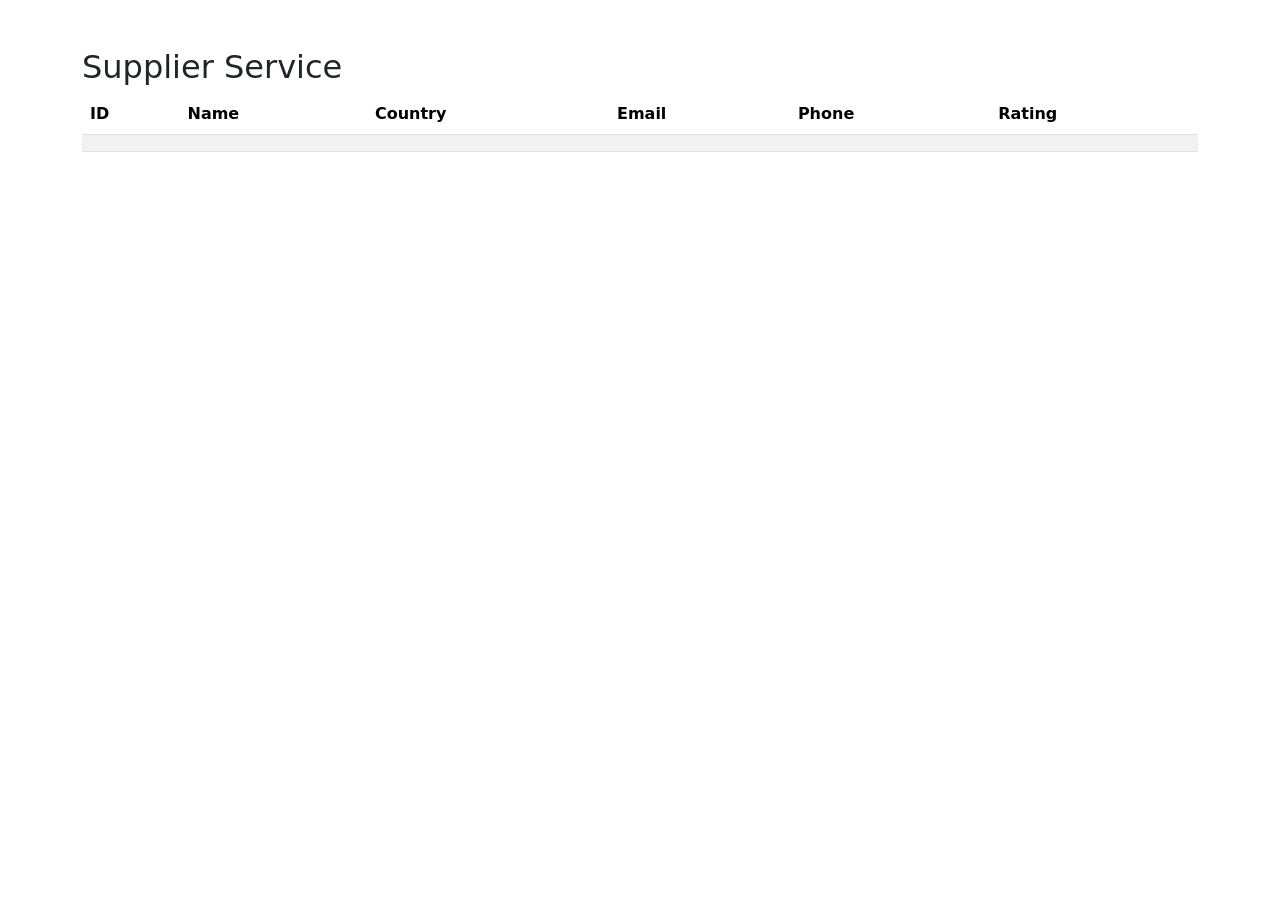
<file: src/main/resources/templates/suppliers/list.html>
<!DOCTYPE html>
<html xmlns:th="http://www.thymeleaf.org">
<head>
    <title>Suppliers</title>

    <link
            href="https://cdn.jsdelivr.net/npm/bootstrap@5.3.3/dist/css/bootstrap.min.css"
            rel="stylesheet">

</head>

<body>

<div class="container mt-5">

    <h2>Supplier Service</h2>

    <table class="table table-striped">

        <thead>
        <tr>
            <th>ID</th>
            <th>Name</th>
            <th>Country</th>
            <th>Email</th>
            <th>Phone</th>
            <th>Rating</th>
        </tr>
        </thead>

        <tbody>

        <tr th:each="supplier : ${suppliers}">
            <td th:text="${supplier.id}"></td>
            <td th:text="${supplier.name}"></td>
            <td th:text="${supplier.country}"></td>
            <td th:text="${supplier.contactEmail}"></td>
            <td th:text="${supplier.phone}"></td>
            <td th:text="${supplier.rating}"></td>
        </tr>

        </tbody>

    </table>

</div>

</body>
</html>
</file>
